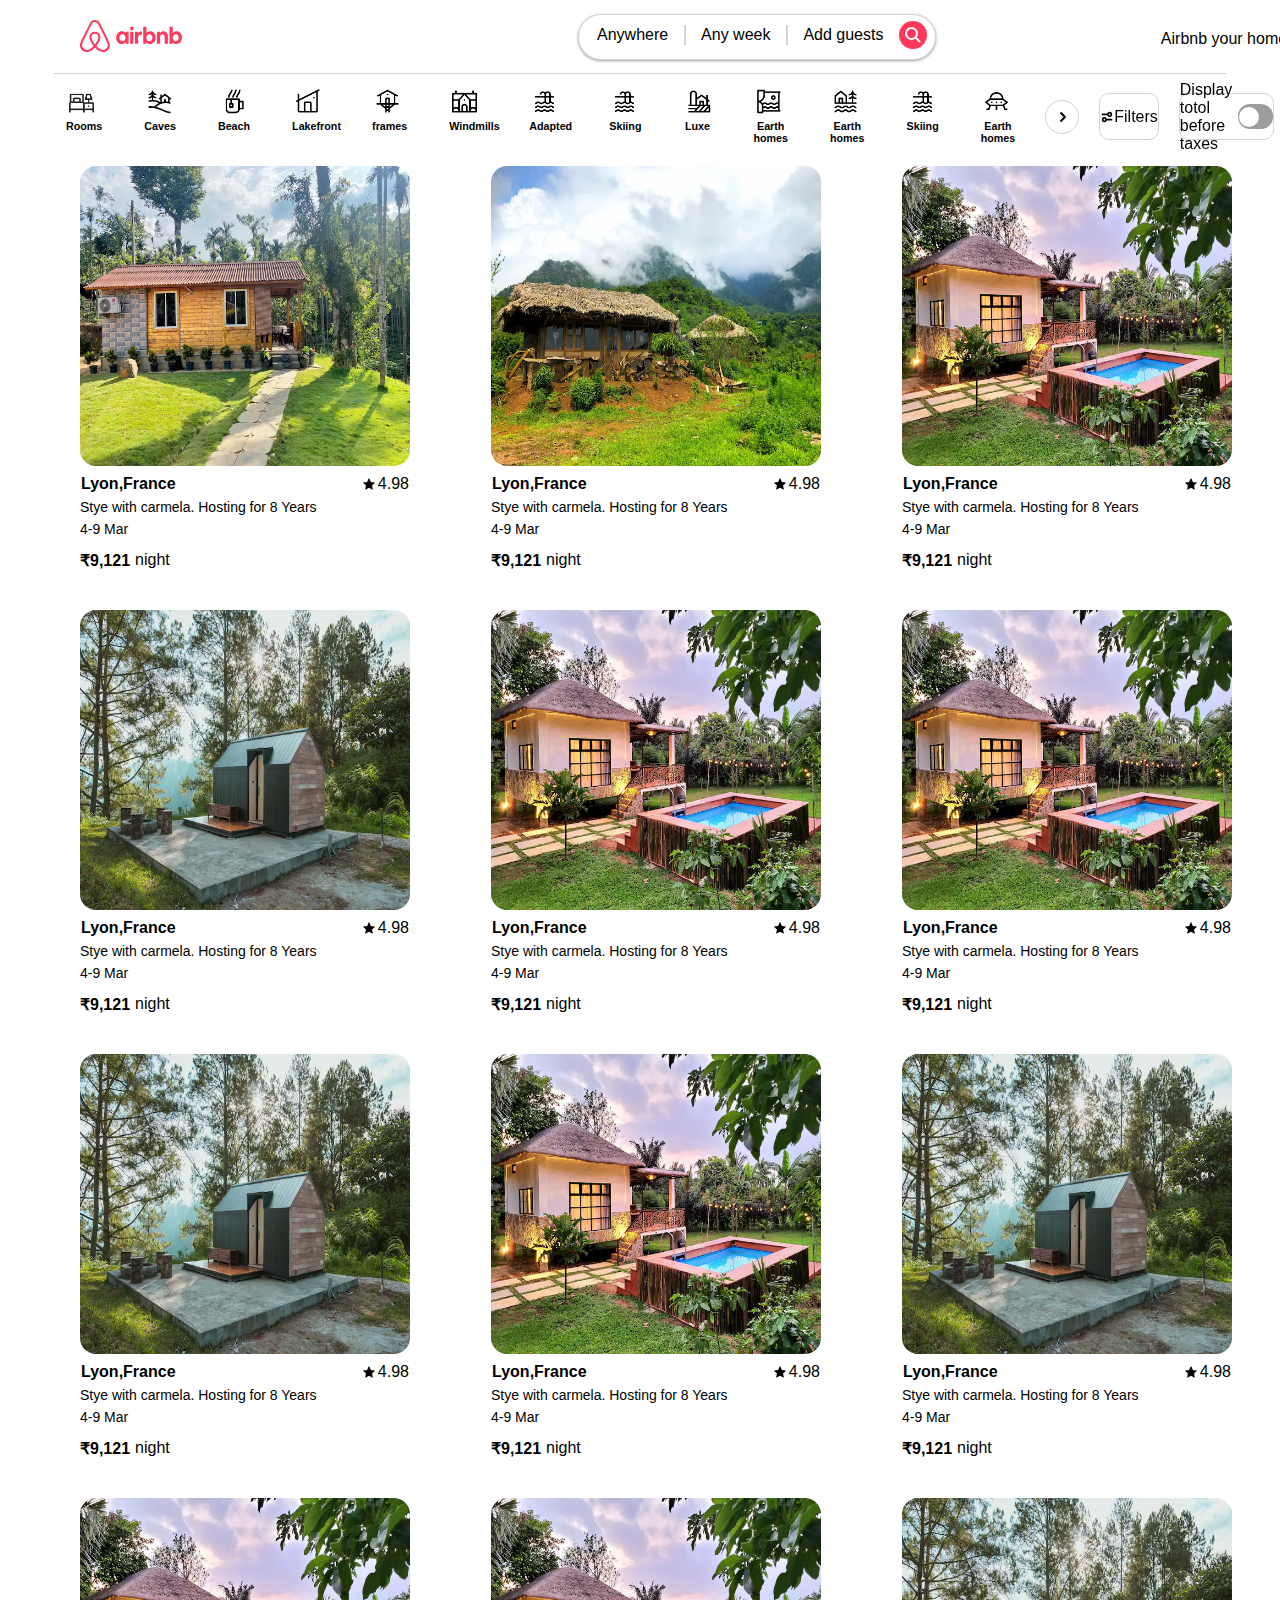
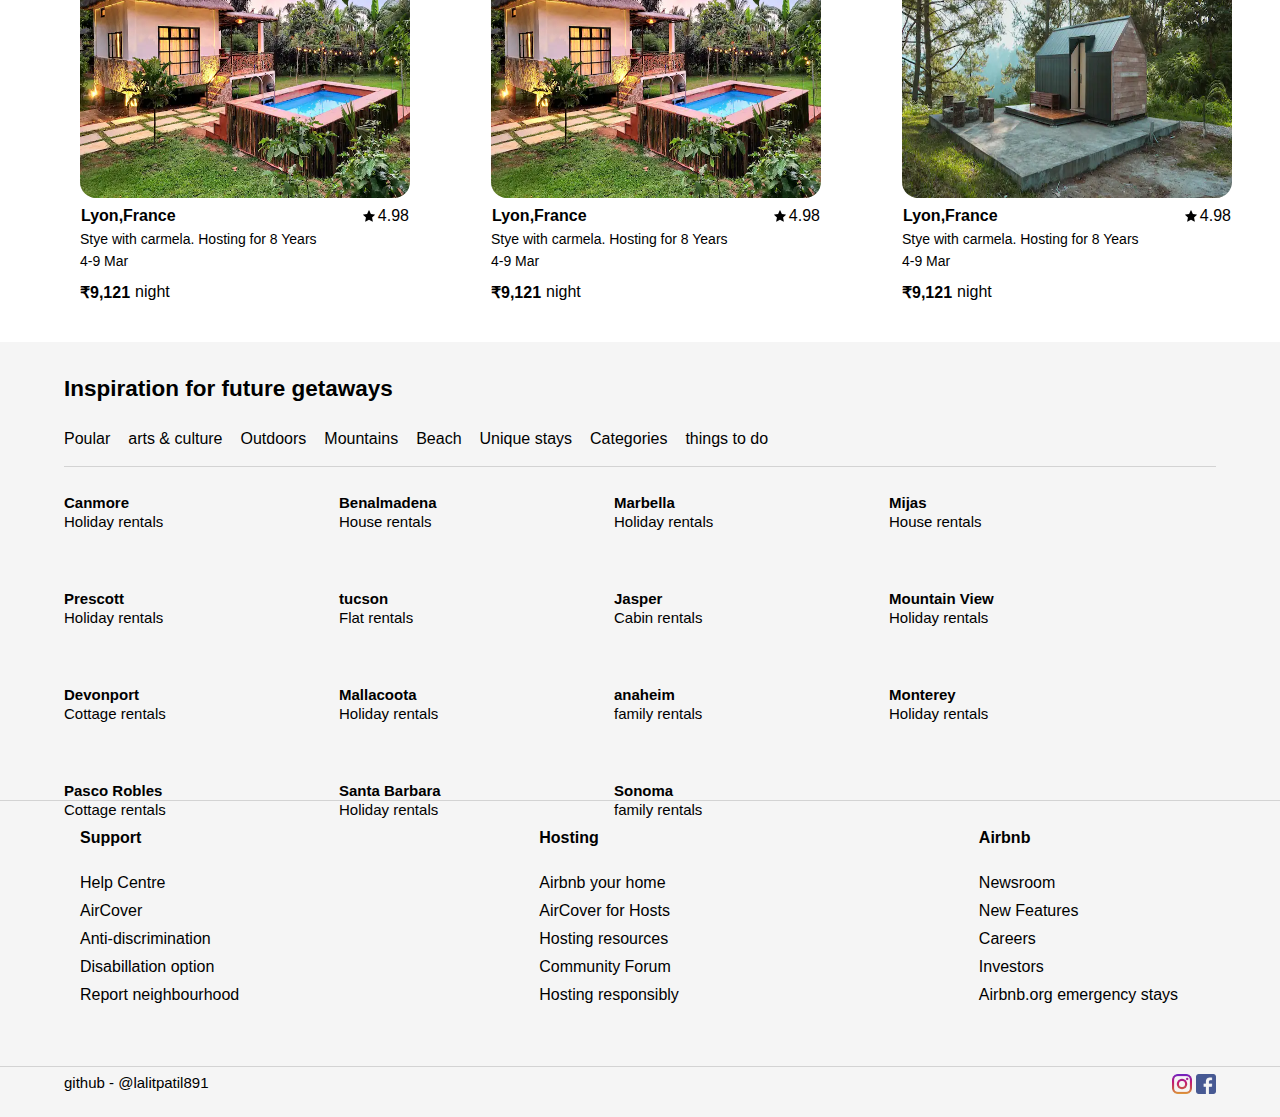
<file: How-to-CSS-BOOTCAMP/Assignment 3/index.html>
<!DOCTYPE html>
<html lang="en">
<head>
    <meta charset="UTF-8">
    <meta name="viewport" content="width=device-width, initial-scale=1.0">
    <title>Document</title>
    <link rel="stylesheet" href="style.css">

</head>
<body>
        <div class="navbar">
            <div class="nav-content">
                <div class="logo">
                <svg class="airbnb-logo" xmlns="http://www.w3.org/2000/svg" style="display:block"><path d="M29.3864 22.7101C29.2429 22.3073 29.0752 21.9176 28.9157 21.5565C28.6701 21.0011 28.4129 20.4446 28.1641 19.9067L28.1444 19.864C25.9255 15.0589 23.5439 10.1881 21.0659 5.38701L20.9607 5.18316C20.7079 4.69289 20.4466 4.18596 20.1784 3.68786C19.8604 3.0575 19.4745 2.4636 19.0276 1.91668C18.5245 1.31651 17.8956 0.833822 17.1853 0.502654C16.475 0.171486 15.7005 -9.83959e-05 14.9165 4.23317e-08C14.1325 9.84805e-05 13.3581 0.171877 12.6478 0.503224C11.9376 0.834571 11.3088 1.31742 10.8059 1.91771C10.3595 2.46476 9.97383 3.05853 9.65572 3.68858C9.38521 4.19115 9.12145 4.70278 8.8664 5.19757L8.76872 5.38696C6.29061 10.1884 3.90903 15.0592 1.69015 19.8639L1.65782 19.9338C1.41334 20.463 1.16057 21.0102 0.919073 21.5563C0.75949 21.9171 0.592009 22.3065 0.448355 22.7103C0.0369063 23.8104 -0.094204 24.9953 0.0668098 26.1585C0.237562 27.334 0.713008 28.4447 1.44606 29.3804C2.17911 30.3161 3.14434 31.0444 4.24614 31.4932C5.07835 31.8299 5.96818 32.002 6.86616 32C7.14824 31.9999 7.43008 31.9835 7.71027 31.9509C8.846 31.8062 9.94136 31.4366 10.9321 30.8639C12.2317 30.1338 13.5152 29.0638 14.9173 27.5348C16.3194 29.0638 17.6029 30.1338 18.9025 30.8639C19.8932 31.4367 20.9886 31.8062 22.1243 31.9509C22.4045 31.9835 22.6864 31.9999 22.9685 32C23.8664 32.002 24.7561 31.8299 25.5883 31.4932C26.6901 31.0444 27.6554 30.3161 28.3885 29.3804C29.1216 28.4447 29.5971 27.3341 29.7679 26.1585C29.9287 24.9952 29.7976 23.8103 29.3864 22.7101ZM14.9173 24.377C13.1816 22.1769 12.0678 20.1338 11.677 18.421C11.5169 17.7792 11.4791 17.1131 11.5656 16.4573C11.6339 15.9766 11.8105 15.5176 12.0821 15.1148C12.4163 14.6814 12.8458 14.3304 13.3374 14.0889C13.829 13.8475 14.3696 13.7219 14.9175 13.7219C15.4655 13.722 16.006 13.8476 16.4976 14.0892C16.9892 14.3307 17.4186 14.6817 17.7528 15.1151C18.0244 15.5181 18.201 15.9771 18.2693 16.4579C18.3556 17.114 18.3177 17.7803 18.1573 18.4223C17.7661 20.1349 16.6526 22.1774 14.9173 24.377ZM27.7406 25.8689C27.6212 26.6908 27.2887 27.4674 26.7762 28.1216C26.2636 28.7759 25.5887 29.2852 24.8183 29.599C24.0393 29.9111 23.1939 30.0217 22.3607 29.9205C21.4946 29.8089 20.6599 29.5239 19.9069 29.0824C18.7501 28.4325 17.5791 27.4348 16.2614 25.9712C18.3591 23.3846 19.669 21.0005 20.154 18.877C20.3723 17.984 20.4196 17.0579 20.2935 16.1475C20.1791 15.3632 19.8879 14.615 19.4419 13.9593C18.9194 13.2519 18.2378 12.6768 17.452 12.2805C16.6661 11.8842 15.798 11.6777 14.9175 11.6777C14.0371 11.6777 13.1689 11.8841 12.383 12.2803C11.5971 12.6765 10.9155 13.2515 10.393 13.9589C9.94707 14.6144 9.65591 15.3624 9.5414 16.1465C9.41524 17.0566 9.4623 17.9822 9.68011 18.8749C10.1648 20.9993 11.4748 23.384 13.5732 25.9714C12.2555 27.4348 11.0845 28.4325 9.92769 29.0825C9.17468 29.5239 8.34007 29.809 7.47395 29.9205C6.64065 30.0217 5.79525 29.9111 5.0162 29.599C4.24581 29.2852 3.57092 28.7759 3.05838 28.1217C2.54585 27.4674 2.21345 26.6908 2.09411 25.8689C1.97932 25.0334 2.07701 24.1825 2.37818 23.3946C2.49266 23.0728 2.62663 22.757 2.7926 22.3818C3.0274 21.851 3.27657 21.3115 3.51759 20.7898L3.54996 20.7197C5.75643 15.9419 8.12481 11.0982 10.5894 6.32294L10.6875 6.13283C10.9384 5.64601 11.1979 5.14267 11.4597 4.6563C11.7101 4.15501 12.0132 3.68171 12.3639 3.2444C12.6746 2.86903 13.0646 2.56681 13.5059 2.35934C13.9473 2.15186 14.4291 2.04426 14.9169 2.04422C15.4047 2.04418 15.8866 2.15171 16.3279 2.35911C16.7693 2.56651 17.1593 2.86867 17.4701 3.24399C17.821 3.68097 18.1242 4.15411 18.3744 4.65538C18.6338 5.13742 18.891 5.63623 19.1398 6.11858L19.2452 6.32315C21.7097 11.0979 24.078 15.9415 26.2847 20.7201L26.3046 20.7631C26.5498 21.2936 26.8033 21.8419 27.042 22.382C27.2082 22.7577 27.3424 23.0738 27.4566 23.3944C27.7576 24.1824 27.8553 25.0333 27.7406 25.8689Z" fill="currentcolor"/><path d="M41.6847 24.1196C40.8856 24.1196 40.1505 23.9594 39.4792 23.6391C38.808 23.3188 38.2327 22.8703 37.7212 22.2937C37.2098 21.7172 36.8263 21.0445 36.5386 20.3078C36.2509 19.539 36.123 18.7062 36.123 17.8093C36.123 16.9124 36.2829 16.0475 36.5705 15.2787C36.8582 14.51 37.2737 13.8373 37.7852 13.2287C38.2966 12.6521 38.9039 12.1716 39.6071 11.8513C40.3103 11.531 41.0455 11.3708 41.8765 11.3708C42.6756 11.3708 43.3788 11.531 44.0181 11.8833C44.6574 12.2037 45.1688 12.6841 45.5843 13.2927L45.6802 11.7232H48.6209V23.7992H45.6802L45.5843 22.0375C45.1688 22.6781 44.6254 23.1906 43.9222 23.575C43.2829 23.9274 42.5158 24.1196 41.6847 24.1196ZM42.4519 21.2367C43.0272 21.2367 43.5386 21.0765 44.0181 20.7882C44.4656 20.4679 44.8172 20.0515 45.1049 19.539C45.3606 19.0265 45.4884 18.4179 45.4884 17.7452C45.4884 17.0725 45.3606 16.4639 45.1049 15.9514C44.8492 15.4389 44.4656 15.0225 44.0181 14.7022C43.5706 14.3818 43.0272 14.2537 42.4519 14.2537C41.8765 14.2537 41.3651 14.4139 40.8856 14.7022C40.4382 15.0225 40.0866 15.4389 39.7989 15.9514C39.5432 16.4639 39.4153 17.0725 39.4153 17.7452C39.4153 18.4179 39.5432 19.0265 39.7989 19.539C40.0546 20.0515 40.4382 20.4679 40.8856 20.7882C41.3651 21.0765 41.8765 21.2367 42.4519 21.2367ZM53.6392 8.4559C53.6392 8.80825 53.5753 9.12858 53.4154 9.38483C53.2556 9.64109 53.0319 9.86531 52.7442 10.0255C52.4565 10.1856 52.1369 10.2497 51.8173 10.2497C51.4976 10.2497 51.178 10.1856 50.8903 10.0255C50.6026 9.86531 50.3789 9.64109 50.2191 9.38483C50.0592 9.09654 49.9953 8.80825 49.9953 8.4559C49.9953 8.10355 50.0592 7.78323 50.2191 7.52697C50.3789 7.23868 50.6026 7.04649 50.8903 6.88633C51.178 6.72617 51.4976 6.66211 51.8173 6.66211C52.1369 6.66211 52.4565 6.72617 52.7442 6.88633C53.0319 7.04649 53.2556 7.27072 53.4154 7.52697C53.5433 7.78323 53.6392 8.07152 53.6392 8.4559ZM50.2191 23.7672V11.6911H53.4154V23.7672H50.2191V23.7672ZM61.9498 14.8623V14.8943C61.79 14.8303 61.5982 14.7982 61.4383 14.7662C61.2466 14.7342 61.0867 14.7342 60.895 14.7342C60 14.7342 59.3287 14.9904 58.8812 15.535C58.4018 16.0795 58.178 16.8483 58.178 17.8413V23.7672H54.9817V11.6911H57.9223L58.0182 13.517C58.3379 12.8763 58.7214 12.3958 59.2648 12.0435C59.7762 11.6911 60.3835 11.531 61.0867 11.531C61.3105 11.531 61.5342 11.563 61.726 11.595C61.8219 11.6271 61.8858 11.6271 61.9498 11.6591V14.8623ZM63.2283 23.7672V6.72617H66.4247V13.2287C66.8722 12.6521 67.3836 12.2036 68.0229 11.8513C68.6622 11.531 69.3654 11.3388 70.1645 11.3388C70.9635 11.3388 71.6987 11.4989 72.3699 11.8193C73.0412 12.1396 73.6165 12.588 74.128 13.1646C74.6394 13.7412 75.0229 14.4139 75.3106 15.1506C75.5983 15.9194 75.7261 16.7522 75.7261 17.6491C75.7261 18.546 75.5663 19.4109 75.2787 20.1796C74.991 20.9484 74.5755 21.6211 74.064 22.2297C73.5526 22.8063 72.9453 23.2867 72.2421 23.6071C71.5389 23.9274 70.8037 24.0875 69.9727 24.0875C69.1736 24.0875 68.4704 23.9274 67.8311 23.575C67.1918 23.2547 66.6804 22.7742 66.2649 22.1656L66.169 23.7352L63.2283 23.7672ZM69.3973 21.2367C69.9727 21.2367 70.4841 21.0765 70.9635 20.7882C71.411 20.4679 71.7626 20.0515 72.0503 19.539C72.306 19.0265 72.4339 18.4179 72.4339 17.7452C72.4339 17.0725 72.306 16.4639 72.0503 15.9514C71.7626 15.4389 71.411 15.0225 70.9635 14.7022C70.5161 14.3818 69.9727 14.2537 69.3973 14.2537C68.822 14.2537 68.3106 14.4139 67.8311 14.7022C67.3836 15.0225 67.032 15.4389 66.7443 15.9514C66.4886 16.4639 66.3608 17.0725 66.3608 17.7452C66.3608 18.4179 66.4886 19.0265 66.7443 19.539C67 20.0515 67.3836 20.4679 67.8311 20.7882C68.3106 21.0765 68.822 21.2367 69.3973 21.2367ZM76.9408 23.7672V11.6911H79.8814L79.9773 13.2607C80.3289 12.6841 80.8084 12.2357 81.4157 11.8833C82.023 11.531 82.7262 11.3708 83.5253 11.3708C84.4203 11.3708 85.1874 11.595 85.8267 12.0115C86.4979 12.4279 87.0094 13.0365 87.361 13.8053C87.7126 14.574 87.9043 15.5029 87.9043 16.56V23.7992H84.708V16.9764C84.708 16.1436 84.5162 15.4709 84.1326 14.9904C83.7491 14.51 83.2376 14.2537 82.5664 14.2537C82.0869 14.2537 81.6714 14.3498 81.2878 14.574C80.9362 14.7982 80.6486 15.0865 80.4248 15.503C80.2011 15.8873 80.1052 16.3678 80.1052 16.8483V23.7672H76.9408V23.7672ZM89.5025 23.7672V6.72617H92.6989V13.2287C93.1464 12.6521 93.6578 12.2036 94.2971 11.8513C94.9364 11.531 95.6396 11.3388 96.4387 11.3388C97.2378 11.3388 97.9729 11.4989 98.6442 11.8193C99.3154 12.1396 99.8907 12.588 100.402 13.1646C100.914 13.7412 101.297 14.4139 101.585 15.1506C101.873 15.9194 102 16.7522 102 17.6491C102 18.546 101.841 19.4109 101.553 20.1796C101.265 20.9484 100.85 21.6211 100.338 22.2297C99.8268 22.8063 99.2195 23.2867 98.5163 23.6071C97.8131 23.9274 97.0779 24.0875 96.2469 24.0875C95.4478 24.0875 94.7446 23.9274 94.1053 23.575C93.466 23.2547 92.9546 22.7742 92.5391 22.1656L92.4432 23.7352L89.5025 23.7672ZM95.7035 21.2367C96.2788 21.2367 96.7903 21.0765 97.2697 20.7882C97.7172 20.4679 98.0688 20.0515 98.3565 19.539C98.6122 19.0265 98.7401 18.4179 98.7401 17.7452C98.7401 17.0725 98.6122 16.4639 98.3565 15.9514C98.1008 15.4389 97.7172 15.0225 97.2697 14.7022C96.8222 14.3818 96.2788 14.2537 95.7035 14.2537C95.1281 14.2537 94.6167 14.4139 94.1373 14.7022C93.6898 15.0225 93.3382 15.4389 93.0505 15.9514C92.7628 16.4639 92.6669 17.0725 92.6669 17.7452C92.6669 18.4179 92.7948 19.0265 93.0505 19.539C93.3062 20.0515 93.6898 20.4679 94.1373 20.7882C94.6167 21.0765 95.0962 21.2367 95.7035 21.2367Z" fill="currentcolor"/></svg>
                </div>
            
                <div class="nav-links">
                    <li><a href="">Anywhere</a></li><hr class="vertical-line">
                    <li><a href="">Any week</a></li><hr class="vertical-line">
                    <li><a href="">Add guests</a></li>
                    <div class="search-icon">
                        <div class="icon">
                        <svg xmlns="http://www.w3.org/2000/svg" viewBox="0 0 32 32" aria-hidden="true" role="presentation" focusable="false" style="display: block; fill: none; height: 16px; width: 16px; stroke: currentcolor; stroke-width: 4; overflow: visible;"><path fill="none" d="M13 24a11 11 0 1 0 0-22 11 11 0 0 0 0 22zm8-3 9 9"/></svg>
                        </div>
                    </div>
                </div>
            </div>
            <div class="nav-login">
                <div class="co-1">Airbnb your home</div>
                <div class="co-2">
                    <svg class="world-icon" xmlns="http://www.w3.org/2000/svg" viewBox="0 0 16 16" aria-hidden="true" role="presentation" focusable="false" style="display: block; height: 16px; width: 16px; fill: currentcolor;"><path d="M8 .25a7.77 7.77 0 0 1 7.75 7.78 7.75 7.75 0 0 1-7.52 7.72h-.25A7.75 7.75 0 0 1 .25 8.24v-.25A7.75 7.75 0 0 1 8 .25zm1.95 8.5h-3.9c.15 2.9 1.17 5.34 1.88 5.5H8c.68 0 1.72-2.37 1.93-5.23zm4.26 0h-2.76c-.09 1.96-.53 3.78-1.18 5.08A6.26 6.26 0 0 0 14.17 9zm-9.67 0H1.8a6.26 6.26 0 0 0 3.94 5.08 12.59 12.59 0 0 1-1.16-4.7l-.03-.38zm1.2-6.58-.12.05a6.26 6.26 0 0 0-3.83 5.03h2.75c.09-1.83.48-3.54 1.06-4.81zm2.25-.42c-.7 0-1.78 2.51-1.94 5.5h3.9c-.15-2.9-1.18-5.34-1.89-5.5h-.07zm2.28.43.03.05a12.95 12.95 0 0 1 1.15 5.02h2.75a6.28 6.28 0 0 0-3.93-5.07z"></path></svg>
                </div>
                <div class="co-3">

                    <div class="dash">
                        <svg xmlns="http://www.w3.org/2000/svg" viewBox="0 0 32 32" aria-hidden="true" role="presentation" focusable="false" style="display: block; fill: none; height: 16px; width: 16px; stroke: currentcolor; stroke-width: 3; overflow: visible;"><g fill="none"><path d="M2 16h28M2 24h28M2 8h28"/></g></svg>
                    </div>
                    <div class="user-c">
                        <div class="user">
                        <svg xmlns="http://www.w3.org/2000/svg" viewBox="0 0 32 32" aria-hidden="true" role="presentation" focusable="false" style="display: block; height: 100%; width: 100%; fill: currentcolor;"><path d="M16 .7C7.56.7.7 7.56.7 16S7.56 31.3 16 31.3 31.3 24.44 31.3 16 24.44.7 16 .7zm0 28c-4.02 0-7.6-1.88-9.93-4.81a12.43 12.43 0 0 1 6.45-4.4A6.5 6.5 0 0 1 9.5 14a6.5 6.5 0 0 1 13 0 6.51 6.51 0 0 1-3.02 5.5 12.42 12.42 0 0 1 6.45 4.4A12.67 12.67 0 0 1 16 28.7z"/></svg>
                        </div>
                     </div>
                </div>
            </div>
            <hr class="horizontal-line">
        </div>
      
        <div class="main-box">
        
            <div class="box">
                <img class="box-img" src="./Airbnb/i2.jpeg" >
                <h6>Rooms</h6>
            </div> 

            <div class="box">
                <img class="box-img" src="./Airbnb/i1.jpeg" >
                <h6>Caves</h6>
            </div> 

            <div class="box">
                <img class="box-img" src="./Airbnb/i3.jpeg" >
                <h6>Beach</h6>
            </div> 

            <div class="box">
                <img class="box-img" src="./Airbnb/i4.jpeg" >
                <h6>Lakefront</h6>
            </div> 

            <div class="box">
                <img class="box-img" src="./Airbnb/i6.jpeg" >
                <h6>frames</h6>
            </div> 

            <div class="box">
                <img class="box-img" src="./Airbnb/i5.jpeg" >
                <h6>Windmills</h6>
            </div> 

            <div class="box">
                <img class="box-img" src="./Airbnb/i7.jpeg" >
                <h6>Adapted</h6>
            </div> 

            <div class="box">
                <img class="box-img" src="./Airbnb/i7.jpeg" >
                <h6>Skiing</h6>
            </div> 

            <div class="box">
                <img class="box-img" src="./Airbnb/i8.jpeg" >
                <h6>Luxe</h6>
            </div> 

            <div class="box">
                <img class="box-img" src="./Airbnb/i9.jpeg" >
                <h6>Earth homes</h6>
            </div> 

            <div class="box">
                <img class="box-img" src="./Airbnb/i10.jpeg" >
                <h6>Earth homes</h6>
            </div> 

            <div class="box">
                <img class="box-img" src="./Airbnb/i7.jpeg" >
                <h6>Skiing</h6>
            </div> 

            <div class="box">
                <img class="box-img" src="./Airbnb/i11.jpeg" >
                <h6>Earth homes</h6>
            </div> 

            <div class="right-arrow">
                <div class="filter-img">
                    <svg xmlns="http://www.w3.org/2000/svg" viewBox="0 0 32 32" aria-hidden="true" role="presentation" focusable="false" style="display: block; fill: none; height: 12px; width: 12px; stroke: currentcolor; stroke-width: 5.33333; overflow: visible;"><path fill="none" d="m12 4 11.3 11.3a1 1 0 0 1 0 1.4L12 28"/></svg>
                </div>
                
            </div>

            <div class="filters-box">
                <div class="filter-img">
                    <svg xmlns="http://www.w3.org/2000/svg" viewBox="0 0 16 16" style="display:block;height:14px;width:14px;fill:currentColor" aria-hidden="true" role="presentation" focusable="false"><path d="M5 8a3 3 0 0 1 2.83 2H14v2H7.83A3 3 0 1 1 5 8zm0 2a1 1 0 1 0 0 2 1 1 0 0 0 0-2zm6-8a3 3 0 1 1-2.83 4H2V4h6.17A3 3 0 0 1 11 2zm0 2a1 1 0 1 0 0 2 1 1 0 0 0 0-2z"/></svg>
                </div>
                <div class="text-fillter">Filters</div>
            </div>

            <div class="right-box">
               
                <div class="text-fillter">Display totol before taxes</div>
                <div class="filter-img">
                    <button role="switch" type="button" class="switch"><div class="btnc">O</div></button>
                </div>
            </div>
        </div>
        
<!---------------------------------------------- Box-Item-------------------------->
<div class="box-item-main">
    <div class="box-item">
        <img src="./Airbnb/d4.webp" alt="" class="box-image">
        <!-- <svg class="heart" xmlns="http://www.w3.org/2000/svg" viewBox="0 0 32 32" aria-hidden="true" role="presentation" focusable="false" style="display: block; fill: rgba(0, 0, 0, 0.5); height: 24px; width: 24px; stroke: var(--f-mkcy-f); stroke-width: 2; overflow: visible;"><path d="M16 28c7-4.73 14-10 14-17a6.98 6.98 0 0 0-7-7c-1.8 0-3.58.68-4.95 2.05L16 8.1l-2.05-2.05a6.98 6.98 0 0 0-9.9 0A6.98 6.98 0 0 0 2 11c0 7 7 12.27 14 17z"/></svg> -->

        <!-- <div class="guest-fav">Guest favourite</div> -->

        <div class="box-header-start">
            <div class="box-header">
                 <p>Lyon,France</p>
            </div>
            <div class="rating">
                <svg xmlns="http://www.w3.org/2000/svg" viewBox="0 0 32 32" aria-hidden="true" role="presentation" focusable="false" style="display: block; height: 12px; width: 12px; fill: currentcolor;"><path fill-rule="evenodd" d="m15.1 1.58-4.13 8.88-9.86 1.27a1 1 0 0 0-.54 1.74l7.3 6.57-1.97 9.85a1 1 0 0 0 1.48 1.06l8.62-5 8.63 5a1 1 0 0 0 1.48-1.06l-1.97-9.85 7.3-6.57a1 1 0 0 0-.55-1.73l-9.86-1.28-4.12-8.88a1 1 0 0 0-1.82 0z"/></svg>
                <p>4.98</p>
            </div>
        </div>
        <div class="box-line-2">
            <P>Stye with carmela. Hosting for 8 Years</P>
        </div>
        <div class="box-line-3">
            <p>4-9 Mar</p>
        </div>
        <div class="price-box">
            <div class="price">₹9,121</div>
            <div class="day">night</div>
        </div>
    </div>
<!---------->
    <div class="box-item">
        <img src="./Airbnb/d2.webp" alt="" class="box-image">
        <!-- <svg class="heart" xmlns="http://www.w3.org/2000/svg" viewBox="0 0 32 32" aria-hidden="true" role="presentation" focusable="false" style="display: block; fill: rgba(0, 0, 0, 0.5); height: 24px; width: 24px; stroke: var(--f-mkcy-f); stroke-width: 2; overflow: visible;"><path d="M16 28c7-4.73 14-10 14-17a6.98 6.98 0 0 0-7-7c-1.8 0-3.58.68-4.95 2.05L16 8.1l-2.05-2.05a6.98 6.98 0 0 0-9.9 0A6.98 6.98 0 0 0 2 11c0 7 7 12.27 14 17z"/></svg> -->
        <div class="box-header-start">
            <div class="box-header">
                 <p>Lyon,France</p>
            </div>
            <div class="rating">
                <svg xmlns="http://www.w3.org/2000/svg" viewBox="0 0 32 32" aria-hidden="true" role="presentation" focusable="false" style="display: block; height: 12px; width: 12px; fill: currentcolor;"><path fill-rule="evenodd" d="m15.1 1.58-4.13 8.88-9.86 1.27a1 1 0 0 0-.54 1.74l7.3 6.57-1.97 9.85a1 1 0 0 0 1.48 1.06l8.62-5 8.63 5a1 1 0 0 0 1.48-1.06l-1.97-9.85 7.3-6.57a1 1 0 0 0-.55-1.73l-9.86-1.28-4.12-8.88a1 1 0 0 0-1.82 0z"/></svg>
                <p>4.98</p>
            </div>
        </div>
        <div class="box-line-2">
            <P>Stye with carmela. Hosting for 8 Years</P>
        </div>
        <div class="box-line-3">
            <p>4-9 Mar</p>
        </div>
        <div class="price-box">
            <div class="price">₹9,121</div>
            <div class="day">night</div>
        </div>
    </div>

<!---------->
<div class="box-item">
    <img src="./Airbnb/d3.webp" alt="" class="box-image">
    <!-- <svg class="heart" xmlns="http://www.w3.org/2000/svg" viewBox="0 0 32 32" aria-hidden="true" role="presentation" focusable="false" style="display: block; fill: rgba(0, 0, 0, 0.5); height: 24px; width: 24px; stroke: var(--f-mkcy-f); stroke-width: 2; overflow: visible;"><path d="M16 28c7-4.73 14-10 14-17a6.98 6.98 0 0 0-7-7c-1.8 0-3.58.68-4.95 2.05L16 8.1l-2.05-2.05a6.98 6.98 0 0 0-9.9 0A6.98 6.98 0 0 0 2 11c0 7 7 12.27 14 17z"/></svg> -->
    <div class="box-header-start">
        <div class="box-header">
             <p>Lyon,France</p>
        </div>
        <div class="rating">
            <svg xmlns="http://www.w3.org/2000/svg" viewBox="0 0 32 32" aria-hidden="true" role="presentation" focusable="false" style="display: block; height: 12px; width: 12px; fill: currentcolor;"><path fill-rule="evenodd" d="m15.1 1.58-4.13 8.88-9.86 1.27a1 1 0 0 0-.54 1.74l7.3 6.57-1.97 9.85a1 1 0 0 0 1.48 1.06l8.62-5 8.63 5a1 1 0 0 0 1.48-1.06l-1.97-9.85 7.3-6.57a1 1 0 0 0-.55-1.73l-9.86-1.28-4.12-8.88a1 1 0 0 0-1.82 0z"/></svg>
            <p>4.98</p>
        </div>
    </div>
    <div class="box-line-2">
        <P>Stye with carmela. Hosting for 8 Years</P>
    </div>
    <div class="box-line-3">
        <p>4-9 Mar</p>
    </div>
    <div class="price-box">
        <div class="price">₹9,121</div>
        <div class="day">night</div>
    </div>
</div>

<!---------->
<div class="box-item">
    <img src="./Airbnb/d1.webp" alt="" class="box-image">
    <!-- <svg class="heart" xmlns="http://www.w3.org/2000/svg" viewBox="0 0 32 32" aria-hidden="true" role="presentation" focusable="false" style="display: block; fill: rgba(0, 0, 0, 0.5); height: 24px; width: 24px; stroke: var(--f-mkcy-f); stroke-width: 2; overflow: visible;"><path d="M16 28c7-4.73 14-10 14-17a6.98 6.98 0 0 0-7-7c-1.8 0-3.58.68-4.95 2.05L16 8.1l-2.05-2.05a6.98 6.98 0 0 0-9.9 0A6.98 6.98 0 0 0 2 11c0 7 7 12.27 14 17z"/></svg> -->
    <div class="box-header-start">
        <div class="box-header">
             <p>Lyon,France</p>
        </div>
        <div class="rating">
            <svg xmlns="http://www.w3.org/2000/svg" viewBox="0 0 32 32" aria-hidden="true" role="presentation" focusable="false" style="display: block; height: 12px; width: 12px; fill: currentcolor;"><path fill-rule="evenodd" d="m15.1 1.58-4.13 8.88-9.86 1.27a1 1 0 0 0-.54 1.74l7.3 6.57-1.97 9.85a1 1 0 0 0 1.48 1.06l8.62-5 8.63 5a1 1 0 0 0 1.48-1.06l-1.97-9.85 7.3-6.57a1 1 0 0 0-.55-1.73l-9.86-1.28-4.12-8.88a1 1 0 0 0-1.82 0z"/></svg>
            <p>4.98</p>
        </div>
    </div>
    <div class="box-line-2">
        <P>Stye with carmela. Hosting for 8 Years</P>
    </div>
    <div class="box-line-3">
        <p>4-9 Mar</p>
    </div>
    <div class="price-box">
        <div class="price">₹9,121</div>
        <div class="day">night</div>
    </div>
</div>

<!---------->
<div class="box-item">
    <img src="./Airbnb/d3.webp" alt="" class="box-image">
    <!-- <svg class="heart" xmlns="http://www.w3.org/2000/svg" viewBox="0 0 32 32" aria-hidden="true" role="presentation" focusable="false" style="display: block; fill: rgba(0, 0, 0, 0.5); height: 24px; width: 24px; stroke: var(--f-mkcy-f); stroke-width: 2; overflow: visible;"><path d="M16 28c7-4.73 14-10 14-17a6.98 6.98 0 0 0-7-7c-1.8 0-3.58.68-4.95 2.05L16 8.1l-2.05-2.05a6.98 6.98 0 0 0-9.9 0A6.98 6.98 0 0 0 2 11c0 7 7 12.27 14 17z"/></svg> -->
    <div class="box-header-start">
        <div class="box-header">
             <p>Lyon,France</p>
        </div>
        <div class="rating">
            <svg xmlns="http://www.w3.org/2000/svg" viewBox="0 0 32 32" aria-hidden="true" role="presentation" focusable="false" style="display: block; height: 12px; width: 12px; fill: currentcolor;"><path fill-rule="evenodd" d="m15.1 1.58-4.13 8.88-9.86 1.27a1 1 0 0 0-.54 1.74l7.3 6.57-1.97 9.85a1 1 0 0 0 1.48 1.06l8.62-5 8.63 5a1 1 0 0 0 1.48-1.06l-1.97-9.85 7.3-6.57a1 1 0 0 0-.55-1.73l-9.86-1.28-4.12-8.88a1 1 0 0 0-1.82 0z"/></svg>
            <p>4.98</p>
        </div>
    </div>
    <div class="box-line-2">
        <P>Stye with carmela. Hosting for 8 Years</P>
    </div>
    <div class="box-line-3">
        <p>4-9 Mar</p>
    </div>
    <div class="price-box">
        <div class="price">₹9,121</div>
        <div class="day">night</div>
    </div>
</div>


<!---------->
<div class="box-item">
    <img src="./Airbnb/d3.webp" alt="" class="box-image">
    <!-- <svg class="heart" xmlns="http://www.w3.org/2000/svg" viewBox="0 0 32 32" aria-hidden="true" role="presentation" focusable="false" style="display: block; fill: rgba(0, 0, 0, 0.5); height: 24px; width: 24px; stroke: var(--f-mkcy-f); stroke-width: 2; overflow: visible;"><path d="M16 28c7-4.73 14-10 14-17a6.98 6.98 0 0 0-7-7c-1.8 0-3.58.68-4.95 2.05L16 8.1l-2.05-2.05a6.98 6.98 0 0 0-9.9 0A6.98 6.98 0 0 0 2 11c0 7 7 12.27 14 17z"/></svg> -->
    <div class="box-header-start">
        <div class="box-header">
             <p>Lyon,France</p>
        </div>
        <div class="rating">
            <svg xmlns="http://www.w3.org/2000/svg" viewBox="0 0 32 32" aria-hidden="true" role="presentation" focusable="false" style="display: block; height: 12px; width: 12px; fill: currentcolor;"><path fill-rule="evenodd" d="m15.1 1.58-4.13 8.88-9.86 1.27a1 1 0 0 0-.54 1.74l7.3 6.57-1.97 9.85a1 1 0 0 0 1.48 1.06l8.62-5 8.63 5a1 1 0 0 0 1.48-1.06l-1.97-9.85 7.3-6.57a1 1 0 0 0-.55-1.73l-9.86-1.28-4.12-8.88a1 1 0 0 0-1.82 0z"/></svg>
            <p>4.98</p>
        </div>
    </div>
    <div class="box-line-2">
        <P>Stye with carmela. Hosting for 8 Years</P>
    </div>
    <div class="box-line-3">
        <p>4-9 Mar</p>
    </div>
    <div class="price-box">
        <div class="price">₹9,121</div>
        <div class="day">night</div>
    </div>
</div>

<!---------->
<div class="box-item">
    <img src="./Airbnb/d1.webp" alt="" class="box-image">
    <!-- <svg class="heart" xmlns="http://www.w3.org/2000/svg" viewBox="0 0 32 32" aria-hidden="true" role="presentation" focusable="false" style="display: block; fill: rgba(0, 0, 0, 0.5); height: 24px; width: 24px; stroke: var(--f-mkcy-f); stroke-width: 2; overflow: visible;"><path d="M16 28c7-4.73 14-10 14-17a6.98 6.98 0 0 0-7-7c-1.8 0-3.58.68-4.95 2.05L16 8.1l-2.05-2.05a6.98 6.98 0 0 0-9.9 0A6.98 6.98 0 0 0 2 11c0 7 7 12.27 14 17z"/></svg> -->
    <div class="box-header-start">
        <div class="box-header">
             <p>Lyon,France</p>
        </div>
        <div class="rating">
            <svg xmlns="http://www.w3.org/2000/svg" viewBox="0 0 32 32" aria-hidden="true" role="presentation" focusable="false" style="display: block; height: 12px; width: 12px; fill: currentcolor;"><path fill-rule="evenodd" d="m15.1 1.58-4.13 8.88-9.86 1.27a1 1 0 0 0-.54 1.74l7.3 6.57-1.97 9.85a1 1 0 0 0 1.48 1.06l8.62-5 8.63 5a1 1 0 0 0 1.48-1.06l-1.97-9.85 7.3-6.57a1 1 0 0 0-.55-1.73l-9.86-1.28-4.12-8.88a1 1 0 0 0-1.82 0z"/></svg>
            <p>4.98</p>
        </div>
    </div>
    <div class="box-line-2">
        <P>Stye with carmela. Hosting for 8 Years</P>
    </div>
    <div class="box-line-3">
        <p>4-9 Mar</p>
    </div>
    <div class="price-box">
        <div class="price">₹9,121</div>
        <div class="day">night</div>
    </div>
</div>

<!---------->
<div class="box-item">
    <img src="./Airbnb/d3.webp" alt="" class="box-image">
    <!-- <svg class="heart" xmlns="http://www.w3.org/2000/svg" viewBox="0 0 32 32" aria-hidden="true" role="presentation" focusable="false" style="display: block; fill: rgba(0, 0, 0, 0.5); height: 24px; width: 24px; stroke: var(--f-mkcy-f); stroke-width: 2; overflow: visible;"><path d="M16 28c7-4.73 14-10 14-17a6.98 6.98 0 0 0-7-7c-1.8 0-3.58.68-4.95 2.05L16 8.1l-2.05-2.05a6.98 6.98 0 0 0-9.9 0A6.98 6.98 0 0 0 2 11c0 7 7 12.27 14 17z"/></svg> -->
    <div class="box-header-start">
        <div class="box-header">
             <p>Lyon,France</p>
        </div>
        <div class="rating">
            <svg xmlns="http://www.w3.org/2000/svg" viewBox="0 0 32 32" aria-hidden="true" role="presentation" focusable="false" style="display: block; height: 12px; width: 12px; fill: currentcolor;"><path fill-rule="evenodd" d="m15.1 1.58-4.13 8.88-9.86 1.27a1 1 0 0 0-.54 1.74l7.3 6.57-1.97 9.85a1 1 0 0 0 1.48 1.06l8.62-5 8.63 5a1 1 0 0 0 1.48-1.06l-1.97-9.85 7.3-6.57a1 1 0 0 0-.55-1.73l-9.86-1.28-4.12-8.88a1 1 0 0 0-1.82 0z"/></svg>
            <p>4.98</p>
        </div>
    </div>
    <div class="box-line-2">
        <P>Stye with carmela. Hosting for 8 Years</P>
    </div>
    <div class="box-line-3">
        <p>4-9 Mar</p>
    </div>
    <div class="price-box">
        <div class="price">₹9,121</div>
        <div class="day">night</div>
    </div>
</div>


<!---------->
<div class="box-item">
    <img src="./Airbnb/d1.webp" alt="" class="box-image">
    <!-- <svg class="heart" xmlns="http://www.w3.org/2000/svg" viewBox="0 0 32 32" aria-hidden="true" role="presentation" focusable="false" style="display: block; fill: rgba(0, 0, 0, 0.5); height: 24px; width: 24px; stroke: var(--f-mkcy-f); stroke-width: 2; overflow: visible;"><path d="M16 28c7-4.73 14-10 14-17a6.98 6.98 0 0 0-7-7c-1.8 0-3.58.68-4.95 2.05L16 8.1l-2.05-2.05a6.98 6.98 0 0 0-9.9 0A6.98 6.98 0 0 0 2 11c0 7 7 12.27 14 17z"/></svg> -->
    <div class="box-header-start">
        <div class="box-header">
             <p>Lyon,France</p>
        </div>
        <div class="rating">
            <svg xmlns="http://www.w3.org/2000/svg" viewBox="0 0 32 32" aria-hidden="true" role="presentation" focusable="false" style="display: block; height: 12px; width: 12px; fill: currentcolor;"><path fill-rule="evenodd" d="m15.1 1.58-4.13 8.88-9.86 1.27a1 1 0 0 0-.54 1.74l7.3 6.57-1.97 9.85a1 1 0 0 0 1.48 1.06l8.62-5 8.63 5a1 1 0 0 0 1.48-1.06l-1.97-9.85 7.3-6.57a1 1 0 0 0-.55-1.73l-9.86-1.28-4.12-8.88a1 1 0 0 0-1.82 0z"/></svg>
            <p>4.98</p>
        </div>
    </div>
    <div class="box-line-2">
        <P>Stye with carmela. Hosting for 8 Years</P>
    </div>
    <div class="box-line-3">
        <p>4-9 Mar</p>
    </div>
    <div class="price-box">
        <div class="price">₹9,121</div>
        <div class="day">night</div>
    </div>
</div>

<!---------->
<div class="box-item">
    <img src="./Airbnb/d3.webp" alt="" class="box-image">
    <!-- <svg class="heart" xmlns="http://www.w3.org/2000/svg" viewBox="0 0 32 32" aria-hidden="true" role="presentation" focusable="false" style="display: block; fill: rgba(0, 0, 0, 0.5); height: 24px; width: 24px; stroke: var(--f-mkcy-f); stroke-width: 2; overflow: visible;"><path d="M16 28c7-4.73 14-10 14-17a6.98 6.98 0 0 0-7-7c-1.8 0-3.58.68-4.95 2.05L16 8.1l-2.05-2.05a6.98 6.98 0 0 0-9.9 0A6.98 6.98 0 0 0 2 11c0 7 7 12.27 14 17z"/></svg> -->
    <div class="box-header-start">
        <div class="box-header">
             <p>Lyon,France</p>
        </div>
        <div class="rating">
            <svg xmlns="http://www.w3.org/2000/svg" viewBox="0 0 32 32" aria-hidden="true" role="presentation" focusable="false" style="display: block; height: 12px; width: 12px; fill: currentcolor;"><path fill-rule="evenodd" d="m15.1 1.58-4.13 8.88-9.86 1.27a1 1 0 0 0-.54 1.74l7.3 6.57-1.97 9.85a1 1 0 0 0 1.48 1.06l8.62-5 8.63 5a1 1 0 0 0 1.48-1.06l-1.97-9.85 7.3-6.57a1 1 0 0 0-.55-1.73l-9.86-1.28-4.12-8.88a1 1 0 0 0-1.82 0z"/></svg>
            <p>4.98</p>
        </div>
    </div>
    <div class="box-line-2">
        <P>Stye with carmela. Hosting for 8 Years</P>
    </div>
    <div class="box-line-3">
        <p>4-9 Mar</p>
    </div>
    <div class="price-box">
        <div class="price">₹9,121</div>
        <div class="day">night</div>
    </div>
</div>

<!---------->
<div class="box-item">
    <img src="./Airbnb/d3.webp" alt="" class="box-image">
    <!-- <svg class="heart" xmlns="http://www.w3.org/2000/svg" viewBox="0 0 32 32" aria-hidden="true" role="presentation" focusable="false" style="display: block; fill: rgba(0, 0, 0, 0.5); height: 24px; width: 24px; stroke: var(--f-mkcy-f); stroke-width: 2; overflow: visible;"><path d="M16 28c7-4.73 14-10 14-17a6.98 6.98 0 0 0-7-7c-1.8 0-3.58.68-4.95 2.05L16 8.1l-2.05-2.05a6.98 6.98 0 0 0-9.9 0A6.98 6.98 0 0 0 2 11c0 7 7 12.27 14 17z"/></svg> -->
    <div class="box-header-start">
        <div class="box-header">
             <p>Lyon,France</p>
        </div>
        <div class="rating">
            <svg xmlns="http://www.w3.org/2000/svg" viewBox="0 0 32 32" aria-hidden="true" role="presentation" focusable="false" style="display: block; height: 12px; width: 12px; fill: currentcolor;"><path fill-rule="evenodd" d="m15.1 1.58-4.13 8.88-9.86 1.27a1 1 0 0 0-.54 1.74l7.3 6.57-1.97 9.85a1 1 0 0 0 1.48 1.06l8.62-5 8.63 5a1 1 0 0 0 1.48-1.06l-1.97-9.85 7.3-6.57a1 1 0 0 0-.55-1.73l-9.86-1.28-4.12-8.88a1 1 0 0 0-1.82 0z"/></svg>
            <p>4.98</p>
        </div>
    </div>
    <div class="box-line-2">
        <P>Stye with carmela. Hosting for 8 Years</P>
    </div>
    <div class="box-line-3">
        <p>4-9 Mar</p>
    </div>
    <div class="price-box">
        <div class="price">₹9,121</div>
        <div class="day">night</div>
    </div>
</div>

<!---------->
    <div class="box-item">
        <img src="./Airbnb/d1.webp" alt="" class="box-image">
        <!-- <svg class="heart" xmlns="http://www.w3.org/2000/svg" viewBox="0 0 32 32" aria-hidden="true" role="presentation" focusable="false" style="display: block; fill: rgba(0, 0, 0, 0.5); height: 24px; width: 24px; stroke: var(--f-mkcy-f); stroke-width: 2; overflow: visible;"><path d="M16 28c7-4.73 14-10 14-17a6.98 6.98 0 0 0-7-7c-1.8 0-3.58.68-4.95 2.05L16 8.1l-2.05-2.05a6.98 6.98 0 0 0-9.9 0A6.98 6.98 0 0 0 2 11c0 7 7 12.27 14 17z"/></svg> -->
    
        <div class="box-header-start">
             <div class="box-header">
                 <p>Lyon,France</p>
            </div>
            <div class="rating">
                <svg xmlns="http://www.w3.org/2000/svg" viewBox="0 0 32 32" aria-hidden="true" role="presentation" focusable="false" style="display: block; height: 12px; width: 12px; fill: currentcolor;"><path fill-rule="evenodd" d="m15.1 1.58-4.13 8.88-9.86 1.27a1 1 0 0 0-.54 1.74l7.3 6.57-1.97 9.85a1 1 0 0 0 1.48 1.06l8.62-5 8.63 5a1 1 0 0 0 1.48-1.06l-1.97-9.85 7.3-6.57a1 1 0 0 0-.55-1.73l-9.86-1.28-4.12-8.88a1 1 0 0 0-1.82 0z"/></svg>
                 <p>4.98</p>
            </div>
        </div>
        <div class="box-line-2">
            <P>Stye with carmela. Hosting for 8 Years</P>
         </div>
        <div class="box-line-3">
            <p>4-9 Mar</p>
        </div>
        <div class="price-box">
            <div class="price">₹9,121</div>
            <div class="day">night</div>
        </div>
    </div>
</div>
<!-----------------------------------------footer-------------------------------------------------  -->

        <div class="footer-box">
            <div class="footer-box-1">
                <div class="first-header">
                    <h2>Inspiration for future getaways</h2>
                </div>
                <div class="footer-items">
                    <div class="sl">Poular</div>
                    <div class="sl">arts & culture</div>
                    <div class="sl">Outdoors</div>
                    <div class="sl">Mountains</div>
                    <div class="sl">Beach</div>
                    <div class="sl">Unique stays</div>
                    <div class="sl">Categories</div>
                    <div class="sl">things to do</div>
                </div>
                <hr class="horizontal-line-last">
                <div class="types-tabal">
                    <div class="type">
                        <h4 class="ti">Canmore</h4>
                        <p class="sub">Holiday rentals</p>
                    </div>
                    <div class="type">
                        <h4 class="ti">Benalmadena</h4>
                        <p class="sub">House rentals</p>
                    </div>
                    <div class="type">
                        <h4 class="ti">Marbella</h4>
                        <p class="sub">Holiday rentals</p>
                    </div>
                    <div class="type">
                        <h4 class="ti">Mijas</h4>
                        <p class="sub">House rentals</p>
                    </div>
                    <div class="type">
                        <h4 class="ti">Prescott</h4>
                        <p class="sub">Holiday rentals</p>
                    </div>
                    <div class="type">
                        <h4 class="ti">tucson</h4>
                        <p class="sub">Flat rentals</p>
                    </div>
                    <div class="type">
                        <h4 class="ti">Jasper</h4>
                        <p class="sub">Cabin rentals</p>
                    </div>
                    <div class="type">
                        <h4 class="ti">Mountain View</h4>
                        <p class="sub">Holiday rentals</p>
                    </div>
                    <div class="type">
                        <h4 class="ti">Devonport</h4>
                        <p class="sub">Cottage rentals</p>
                    </div>
                    <div class="type">
                        <h4 class="ti">Mallacoota</h4>
                        <p class="sub">Holiday rentals</p>
                    </div>
                    <div class="type">
                        <h4 class="ti">anaheim</h4>
                        <p class="sub">family rentals</p>
                    </div>
                     <div class="type">
                        <h4 class="ti">Monterey</h4>
                        <p class="sub">Holiday rentals</p>
                    </div>
                    <div class="type">
                        <h4 class="ti">Pasco Robles</h4>
                        <p class="sub">Cottage rentals</p>
                    </div>
                    <div class="type">
                        <h4 class="ti">Santa Barbara</h4>
                        <p class="sub">Holiday rentals</p>
                    </div>
                    <div class="type">
                        <h4 class="ti">Sonoma</h4>
                        <p class="sub">family rentals</p>
                    </div>

                </div>

            </div>
            <hr class="horizontal-line-last">
            <div class="footer-box-2">
                <div class="col-3">
                    <h4>Support</h4>
                    <li>Help Centre</li>
                    <li>AirCover</li>
                    <li>Anti-discrimination</li>
                    <li>Disabillation option</li>
                    <li>Report neighbourhood </li>
                </div>
                <div class="col-3">
                    <h4>Hosting</h4>
                    <li>Airbnb your home</li>
                    <li>AirCover for Hosts</li>
                    <li>Hosting resources</li>
                    <li>Community Forum</li>
                    <li>Hosting responsibly</li>
                </div>
                <div class="col-3">
                    <h4>Airbnb</h4>
                    <li>Newsroom</li>
                    <li>New Features</li>
                    <li>Careers</li>
                    <li>Investors</li>
                    <li>Airbnb.org emergency stays</li>
                </div>
            </div>
            <hr class="horizontal-line-last">
            <div class="last-line-footer">
                <div class="author">github - @lalitpatil891</div>
                <div class="social">
                    <img src="./Airbnb/instagram.png" alt="" width="20px" height="20px">
                    <img src="./Airbnb/facebook.png" alt="" width="20px" height="20px"> 
                </div>
            </div>
        </div>
</body>
</html>
</file>
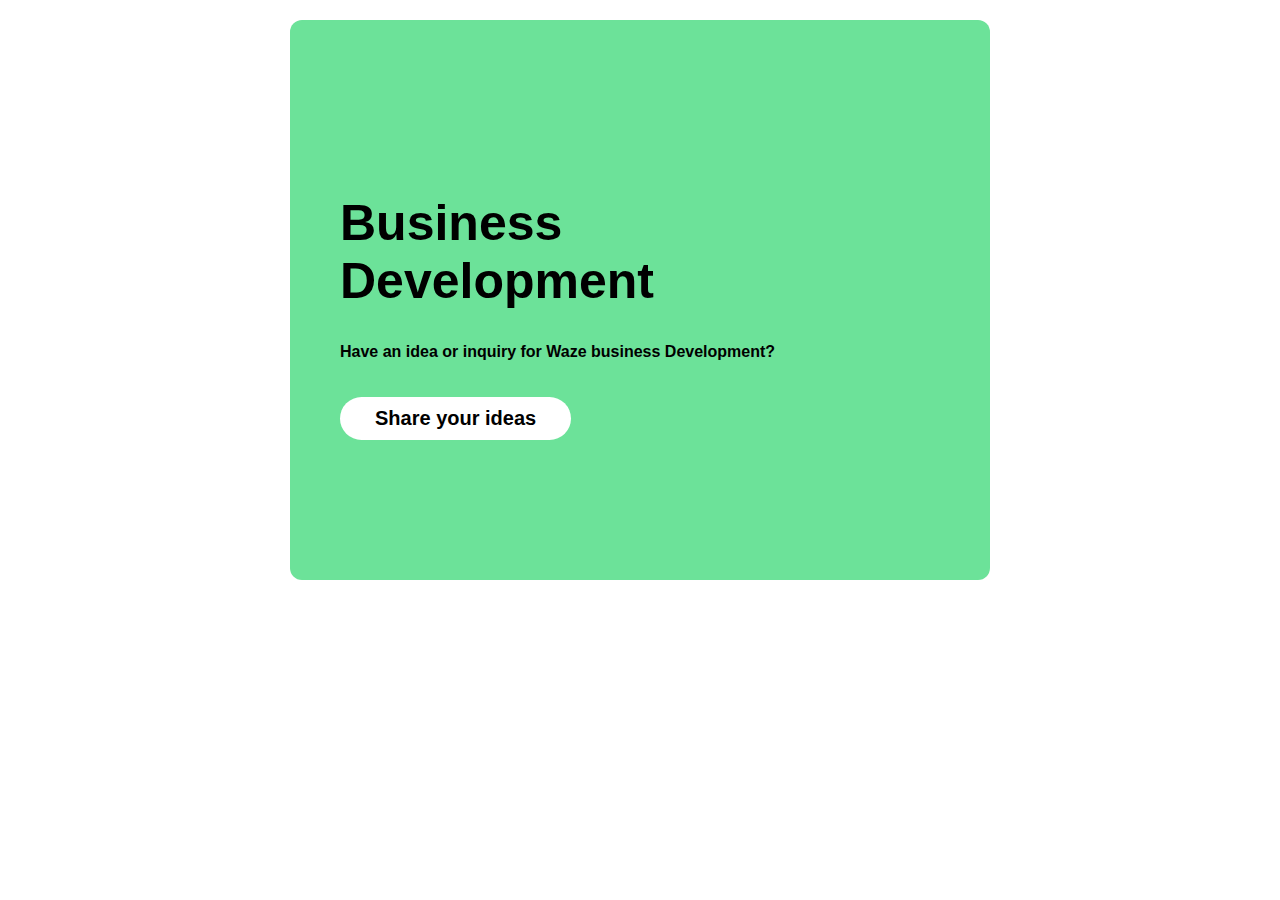
<file: How-to-CSS-BOOTCAMP/Assinments 1 -/Task-1/index.html>
<!----------------------Business Development-------------->
<!DOCTYPE html>
<html lang="en">
<head>
    <meta charset="UTF-8">
    <meta name="viewport" content="width=device-width, initial-scale=1.0">
    <title>First</title>
    <link rel="stylesheet" href="style.css">
</head>
<body>
    <div class="first center">
        <h1>Business<br>Development</h1>
        <p>Have an idea or inquiry for Waze business Development?</p>
        <button class="btn">Share your ideas</button>
    </div>
    
</body>
</html>
</file>
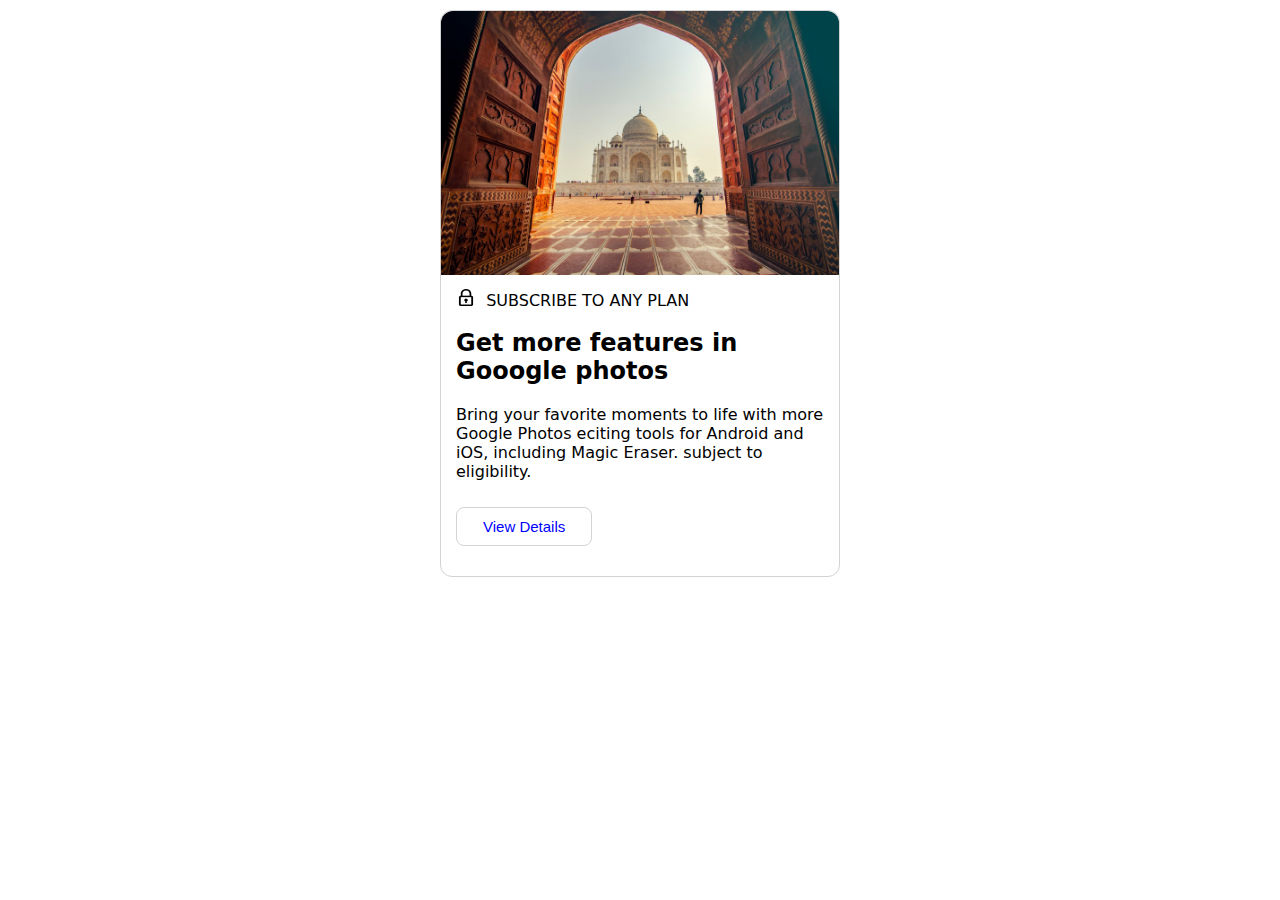
<file: How-to-CSS-BOOTCAMP/Assinments 1 -/Task-3/index.html>
<!DOCTYPE html>
<html lang="en">
<head>
    <meta charset="UTF-8">
    <meta name="viewport" content="width=device-width, initial-scale=1.0">
    <title>Document</title>
    <link rel="stylesheet" href="style.css">
</head>
<body>
    <div class="main">
        <img class="img" src="img.jpg" alt="">  
        <img class="lock-img" src="lock2.png" height="17px" width="20px">&nbsp;&nbsp;SUBSCRIBE TO ANY PLAN</img> 

        <div class="last-text">
            <h2>Get more features in Gooogle photos</h2>
            <p>Bring your favorite moments to life with more Google Photos eciting tools for Android and iOS, including Magic Eraser. subject to eligibility.</p>
            <button class="btn">View Details</button>
        </div>  
    </div> 
</body>
</html>
</file>
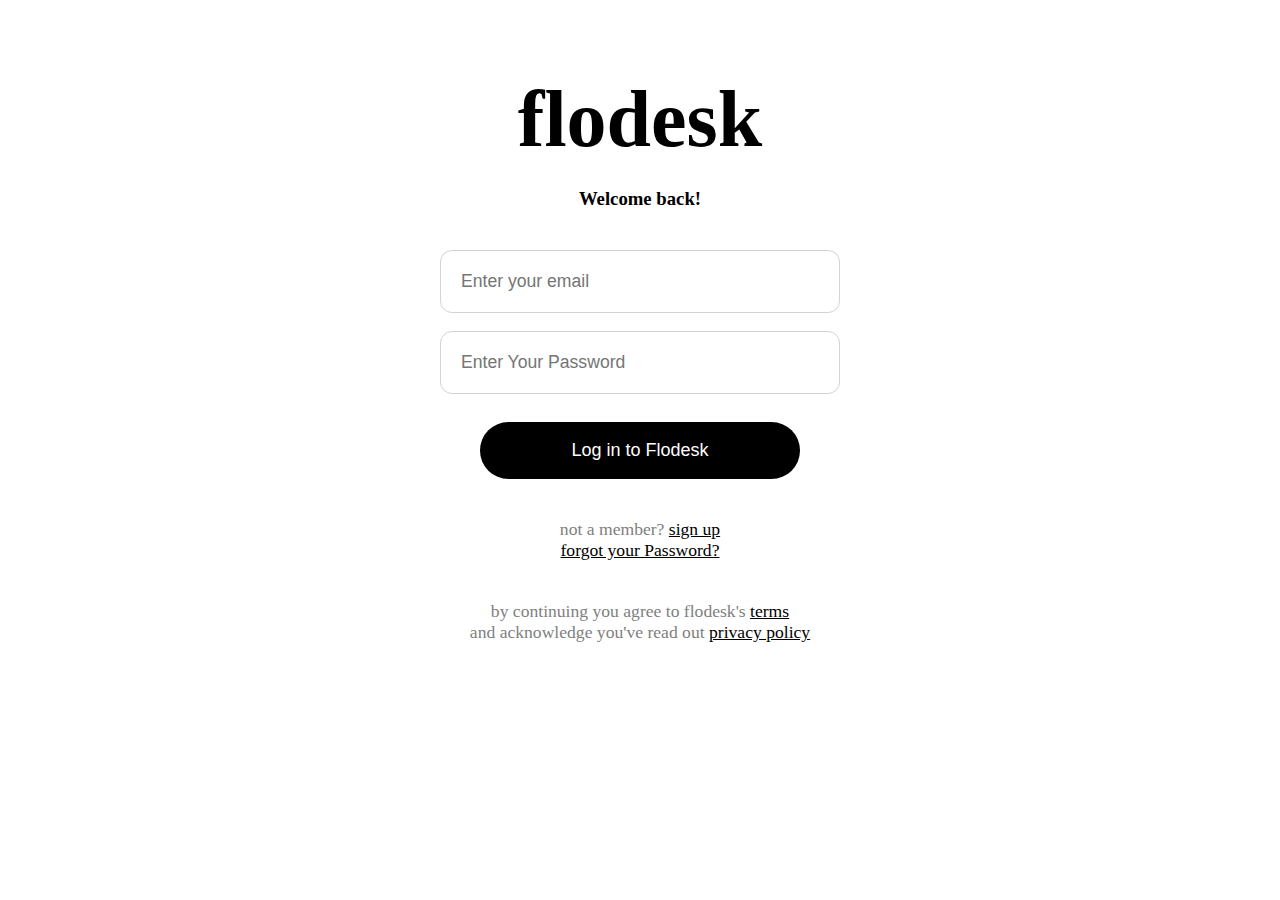
<file: How-to-CSS-BOOTCAMP/Assinments 1 -/Task-4/index.html>
<!DOCTYPE html>
<html lang="en">
<head>
    <meta charset="UTF-8">
    <meta name="viewport" content="width=device-width, initial-scale=1.0">
    <title>Document</title>
    <link rel="stylesheet" href="style.css">

</head>
<body>
        <div class="login">
            <h1>flodesk</h1>
            <h3>Welcome back!</h3>
            <input type="text" class="input" placeholder="Enter your email"><br><br>
            <input type="text" class="input" placeholder="Enter Your Password"><br><br>
            <div class="button ">
                <button class="btn">Log in to Flodesk</button>
            </div>
            <div class="after-btn"> 
                <p class="sign-up">not a member? <span>sign up</span><br>
                <span>forgot your Password?</span></p>
            </div>
            <div class="terms">
                <text>by continuing you agree to flodesk's <span>terms </span> <br>and acknowledge you've read out <span>privacy policy</span></text>
            </div>
        </div>
</body>
</html>
</file>
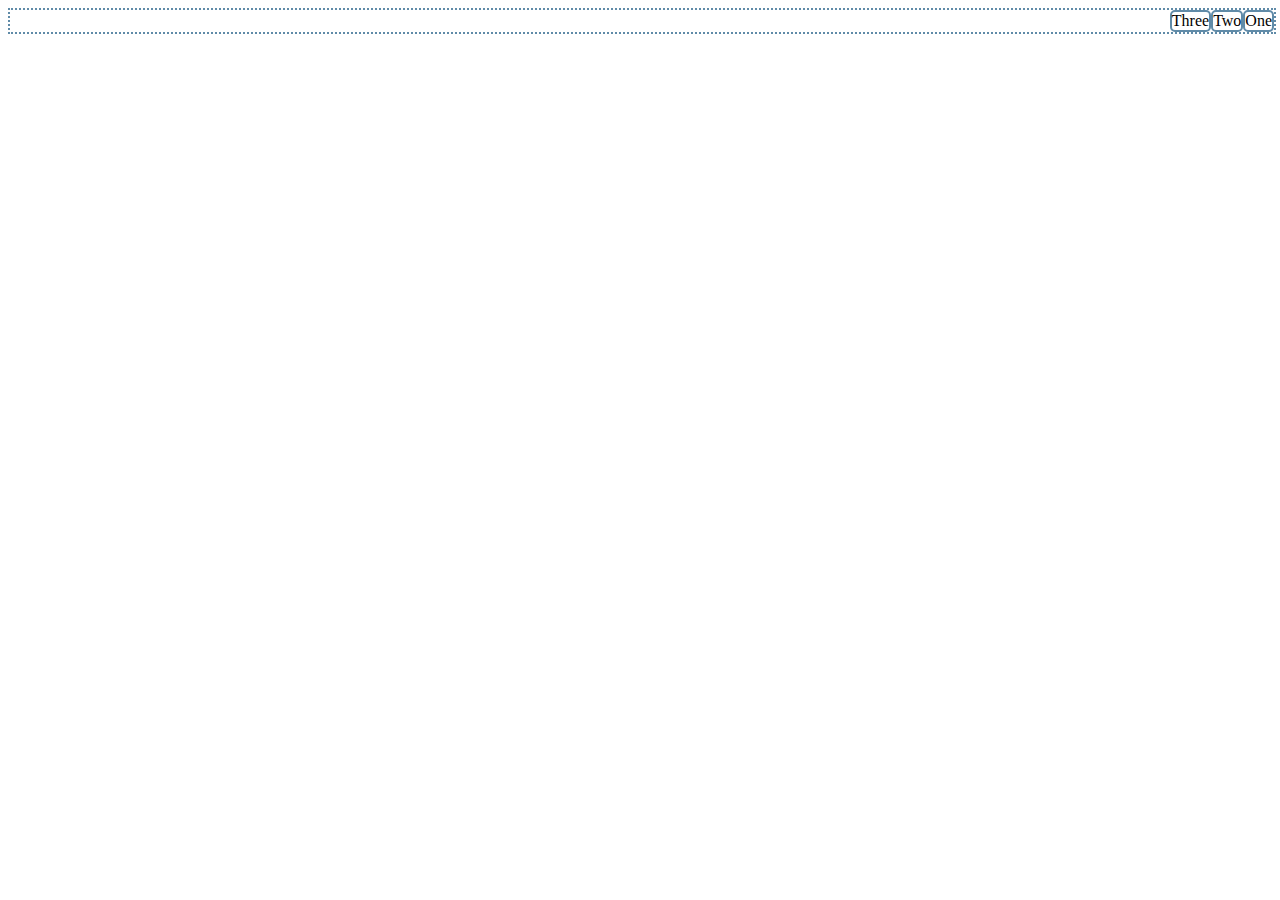
<file: Introduction to Flexbox/Home.html>
<html>
    <head>
        <title>Dummy code for exercise</title>
        <link rel="stylesheet" href="./style.css"/>
    </head>
    <body>
        <div class="box">
            <div class="one">One</div>
            <div class="two">Two</div>
            <div class="three">Three</div>
        </div>
    </body>
</html>
</file>
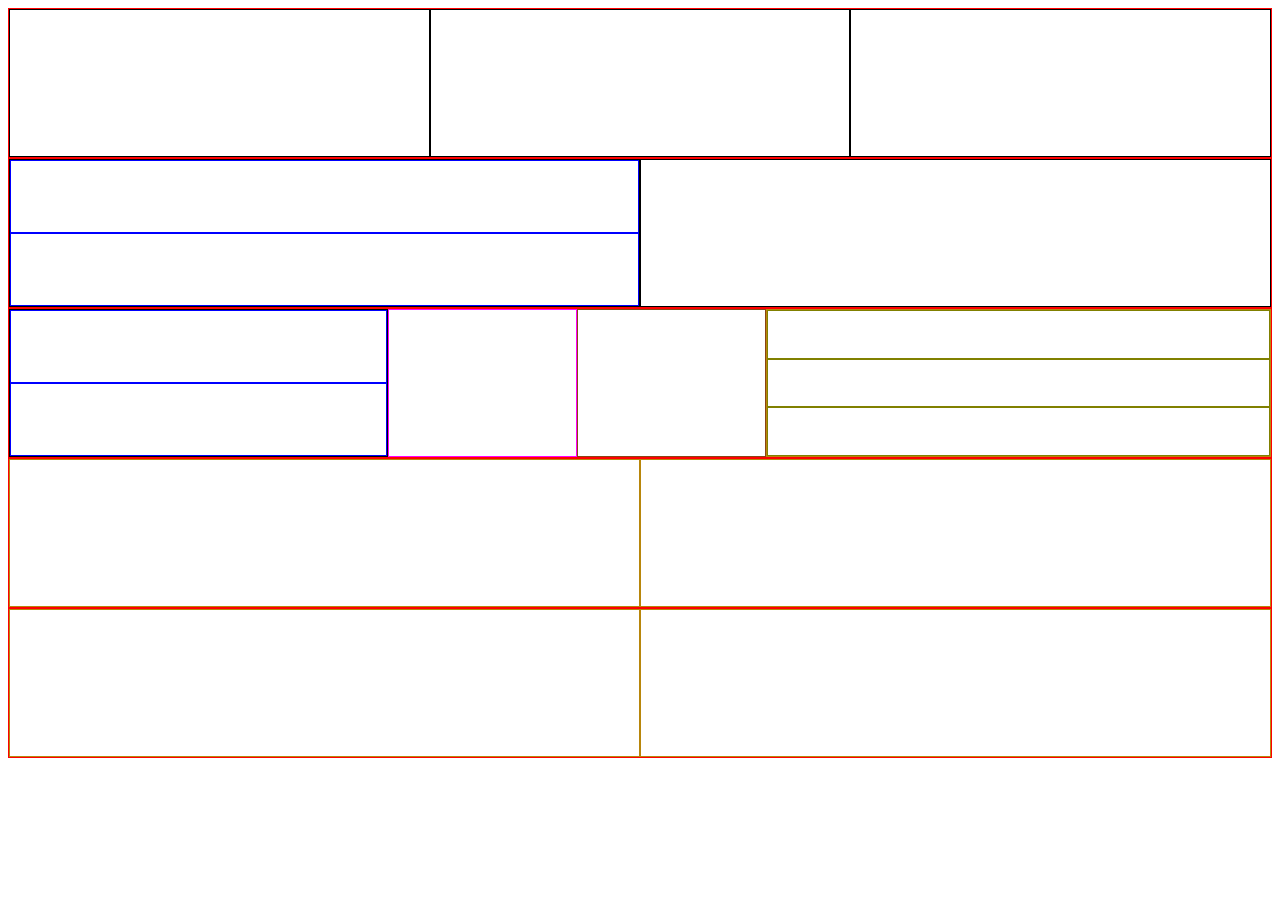
<file: Structuring a Web Page Using inlineblock/Home.html>
<html>
    <head>
        <title>Dummy code for exercise</title>
        <link rel="stylesheet" href="./style.css"/>
    </head>
    <body>
        <div class="row">
            <div class="col">
            <h1>My Name is Lalit Mahendra patil</h1> 
            </div>

            <div class="col">
                <h2>I am Engineering Student</h2>
            </div>

            <div class="col">
                <h2>Final Year is ongoing...!</h2> 
            </div>
        </div>

        <div class="row">
            <div class="col2">
                <div class="row2"></div>
                <div class="row2"></div>
            </div>
            <div class="col2"></div>
        </div>

        <div class="row">
            <div class="col3">
                <div class="row3"></div>
                <div class="row3"></div>
            </div>
            <div class="col4"></div>
            <div class="col5"></div>

            <div Class="col6">
                <div class="row6"></div>
                <div class="row6"></div>
                <div class="row6"></div>
            </div>
        </div> 

        <div class="row">
            <div class="col7">

            </div>

            <div class="col7">
            </div>

        </div>

        <div class="row">
            <div class="col7">
            </div>

            <div class="col7">
            </div>
        </div>
    </body>
</html>
</file>
<file: How-to-CSS-BOOTCAMP/Assignment 3/style.css>
body{
    font-family: Circular, -apple-system, BlinkMacSystemFont, Roboto, Helvetica Neue, sans-serif;
    margin: 0;
    padding: 0;
}

.navbar{
    position: relative;
    background-color: white; 
  /*  border: 1px solid red;*/
    display: flex;
    flex-wrap: wrap;
    position: fixed;
    top: 0px;

}

.airbnb-logo{
    position: absolute;
    top: 20px;
    left: 80px;
    color: #ff385c;
}

.nav-links{
    width: 340px;
    margin: 14px 578px;
    border: 1px solid lightgray;
    border-radius: 30px;
    background-color: #ffffff;
    /* height: 42px; */
    list-style: none;
    display: flex;
    justify-content: space-between;
    padding: 8px;
    padding-top: 2px;
    padding-bottom: 18px;
    height: 24px;
    align-items: center;
    box-shadow: rgba(60, 64, 67, 0.3) 0px 1px 2px 0px, rgba(60, 64, 67, 0.15) 0px 1px 3px 1px;
    flex-wrap: wrap;
}

a{
    text-decoration: none;
    margin: 0  10px;
    color: black;
    font-weight: 400;
}

 .icon{
    background-color: #ff385c;
    padding: 6px;
    border-radius: 50%;
    color: #ffffff;
}

.vertical-line {
    border: none;
    border-left: 2px solid lightgray;
    height: 20px;
    margin-left: 0;
    margin-right: 0;
    padding: 0;
}
/*--------------------------*/
.nav-login{
    position: absolute;
    top:20px;
    right: 0;
    width: 370px;
    height: 40px;
  /*  border:1px solid #ff385c;*/
    display: flex;
    flex-wrap: wrap;
    
}

.co-1{
    width: 140px;
    padding: 10px;
    border: none;
    text-align: center;
    background-color: rgb(255, 255, 255);
    border-radius: 22px;
   
}
.co-2{
    width: 20px;
    border: none;
    background-color: rgb(255, 255, 255);
    padding: 10px;
    border-radius: 22px;
      
}

.co-3{
    position: relative;
    width: 90px;
    border: 1px solid lightgray;
    border-radius: 22px;
    background-color: white;
    box-shadow: rgba(60, 64, 67, 0.3) 0px 1px 2px 0px, rgba(60, 64, 67, 0.15) 0px 1px 3px 1px;
}

.user{
   
    position: absolute;
    top: 0;
    right: 8px;
    background-color: #ffffff;
    border-radius: 50%;
    width: 30px;
    padding: 2px;
}

.dash{
    position: absolute;
    top: 0;
    left: 8px;
    background-color: #ffffff;
    border-radius: 50%;
    width: 30px;
    padding: 10px;
}

.horizontal-line{
    border: none;
    background-color: lightgray;
    height: 1px;
    position:sticky;
    top: 85px;  
}
/*-------------------------nav end-----------*/
.main-box{
    width: 90%;
    margin: 0px auto;
    background-color: white; 
    border: 1px solid lightgray;
    border-left: none;
    border-right: none;
    border-bottom: none;
    height: 65px; 
    display: flex;
    gap:40px;
    align-items: center;
    position: sticky;
    top: 73px;
    padding: 10px;
}

.box{
    display: block;
    width:40px;
    height: 55px;
    padding: 0px;
  /*  border: 1px solid lightgray;*/ 
}


.box-img{
    width:25px;
    height: 25px;
    margin-left: 5px;
}

h6{
    margin-top: 2px;
    margin-left: 2px;
    text-align: center;
}

/*--------------------------------*/
.right-arrow{
   
    border: 1px solid lightgray;
    display:flex;
    border-radius: 50%;
  /* width: 45px;*/
    /* height: 35px; */
    padding: 10px;
    align-items: center;
    justify-content: center ;
    margin-left: -10px;
}




.filters-box{
   
    border: 1px solid lightgray;
    display:flex;
    border-radius: 10px;
    width: 88px;
    height: 45px;
    align-items: center;
    justify-content: center ;
    margin-left: -20px;
}

.filter-img{
    
    align-items: center;
    
}
/*-----------------*/
.right-box{
   
    border: 1px solid lightgray;
    display:flex;
    border-radius: 10px;
    width: 250px;
    height: 45px;
    align-items: center;
    justify-content: center ;
    margin-left: -20px;

}

.filter-img{
    
    align-items: center;
    
}

.switch{
    
    width: 35px;
    border: none;
    background-color: rgb(158, 157, 157);
    height: 25px;
    border-radius: 12px;
    margin-left: 6px;
}

.btnc{
    background-color: #ffffff;
    border: none;
    border-radius: 50%;
    width: 20px;
    height: 20px;
    color: #ffffff;
    margin-left: -5px;
}
/*----------------------------- Box Item -------------------------------*/

.box-item-main{
    display: flex;
    width: 90%;
  /* border: 1px solid red;*/
    margin-left: 80px;
    justify-content: space-between;
    flex-wrap: wrap;
    margin-top: 80px;
    

}

.box-item{
 
    width: 330px;
  /*  border: 1px solid lightgray;*/
    border-radius: 12px;  
    margin-bottom: 30px; 
    /* position: relative; */
    /* top: 180px; */
}

.box-image{
    width: 100%;
    border-radius: 16px;
    height: 300px;
    
}
/*--------------------------*/
/* .heart{
    position: absolute;
    top: 8px;
    right: 8px;
    color: #ffffff;
    
}

.guest-fav{
    position: absolute;
    top: 8px;
    left: 8px;
    background-color: #ffffff;
    padding: 5px 8px;
    border-radius: 12px;
    font-weight: 400px;
} */

/*-------------------------------------*/
.box-header-start{
    display: flex;
    justify-content: space-between;
    padding: 1px;
    margin-top: -12px;
    
}

.rating{
    display: flex;
    align-items: center;
    gap: 3px;
    
}

.box-header{
    font-weight: 600;
}

.box-line-2{
    margin-top: -25px;
    font-size: 14px;   
}
.box-line-3{
    margin-top: -8px;
    font-size: 14px;   
}

.price-box{
    display: flex;
    gap: 5px;
    margin-bottom: 10px;
}

.price{
    font-weight: 600;
}


/*-----------------------------footer---------------------*/

.footer-box{
    width: 100%;
    margin: 0px auto;
   background-color: whitesmoke;
    height: 775px;
    font-size: 15px;
    flex-wrap: wrap;
}

.footer-box-1{
    width: 90%;
    margin: 0px auto;
   /* background-color: lightgray;*/
    height: 450px;
}

.first-header{
   
    width: 100%;
    padding-top: 15px;
    padding-bottom: 0px;

}

.footer-items{
    width: 100%;
    display: flex;
    gap: 18px;
    font-size: 16px;
    font-weight: 500;
    padding-top: 10px;
    padding-bottom: 10px;
}

.types-tabal{
    width: 100%;
   
    display: flex;
    flex-wrap: wrap;
    gap:25px
}

.type{
    width: 250px;
  /*  border: 1px solid greenyellow;*/
}

.sub{
    margin-top: -18px;
}

/*-----------*/

.footer-box-2{
    width: 90%;
    /* border: 1px solid red; */
    display: flex;    
    /* gap: 100px; */
    margin-left: 80px;
    height: 250px;
    gap: 300px;
    font-size: 16px;
}

.col-3{
    list-style:none;
    
}

li{
    padding-left: 0;
    padding-top: 5px ;
    padding-bottom: 5px;
}

 .author{
   
   display: flex;
    
} 

.horizontal-line-last{
    border: none;
    background-color: lightgray;
    height: 1px;
 }

 .last-line-footer{
    
    display: flex;
    width: 90%;
    margin: 0 auto;
    justify-content: space-between;
 }
</file>
<file: How-to-CSS-BOOTCAMP/Assinments 1 -/Task-1/style.css>
/*---------------------Business Development-------------*/
.first{
    width:600px;
    background-color: #6ce299;
    margin: 20px auto;
    padding: 140px 50px;
    font-family:'Trebuchet MS', 'Lucida Sans Unicode', 'Lucida Grande', 'Lucida Sans', Arial, sans-serif;
    border-radius: 12px;
} 

h1{
    font-weight: 1500;
    font-size: 50px;
}

p{
    font-weight: bold;
}

.btn{
    background-color: white;
    color: black;
    border: none;
    padding: 10px 35px;
    border-radius: 30px;
    font-weight: bolder;
    margin-top: 20px;
    font-size: 20px;
}
</file>
<file: How-to-CSS-BOOTCAMP/Assinments 1 -/Task-3/style.css>
.main{
    width: 400px;
    border: 1px solid lightgray;
    margin: 10px auto;
    border-radius: 12px;
    box-sizing: border-box;
    font-family:system-ui, -apple-system, BlinkMacSystemFont, 'Segoe UI', Roboto, Oxygen, Ubuntu, Cantarell, 'Open Sans', 'Helvetica Neue', sans-serif;
    font-weight: normal;
}

.img{
    width: 100%;
    border-top-left-radius: 12px;
    border-top-right-radius: 12px;
}

.lock-img{
    padding-top: 10px;
    padding-left: 15px;
   /* border: 1px solid red;*/
}

.last-text{
    padding: 0px 15px;
    padding-bottom: 20px;
}

.btn{
    border: 1px solid lightgray;
    background-color: white;
    padding: 10px 26px;
    border-radius: 8px;
    color: blue;
    font-weight: 500;
    font-size: 15px;
    margin: 10px;
    margin-left: 0px; 
}
</file>
<file: How-to-CSS-BOOTCAMP/Assinments 1 -/Task-4/style.css>
.login{
    margin: 10px auto;
    width:400px;
    padding: 10px 10px;
}

h1{
    text-align: center;
    font-size: 80px;
}

h3{
    text-align: center;
    margin-top: -30px;
    margin-bottom: 40px;
}

.input{
    width: 100%;
    box-sizing: border-box;
    border: 1px solid lightgrey;
    border-radius: 12px;
    padding: 20px;
    font-size: 110%;
}

.btn{
    width: 80%;
    padding: 18px;
    box-sizing: border-box;
    border-radius: 35px;
    background-color: black;
    border: none;
    color: white;
    font-size: large;  
}

.button{
    margin-top: 10px;
    width: 100%;
    box-sizing: border-box;
    text-align: center;
}

.after-btn{
    text-align: center;
    margin-top: 40px;
    margin-bottom: 20px;
   
    font-size: 110%;
}

span{
    text-decoration: underline;
    text-align: center;
    color: black;
}

.terms{
    margin: 40px auto;
    width: 100%;
    text-align: center;
    }

text{
    color: gray;
    font-size: 110%;
}

.sign-up{
    color:gray;
}
</file>
<file: Introduction to Flexbox/style.css>
.box {
    border: dotted 2px rgb(96, 139, 168);
    width: 100%;
    display: flex;
    flex-direction: row-reverse;
}
.box > div {
    border: solid 2px rgb(96, 139, 168);
    border-radius: 5px;
    display: inline;
    
}
</file>
<file: Structuring a Web Page Using inlineblock/style.css>
*{
    box-sizing: border-box;
}
h1 {
    font-size: 20%;
    font: 1em sans-serif;
    color: #000;
}

.row {
    border: solid 1px red;
    height: 150px;
    font-size: 0px;
    }

.col {
    border: solid 1px black;
    display: inline-block;
    height: 100%;
    width: 33.33%;
    }

.col2 {
    border: solid 1px black;
    display: inline-block;
    height: 100%;
    width: 50%;
    }
.row2 {
       border: solid 1px blue;
       height: 50%;
}

.col3 {
    border: solid 1px black;
    display: inline-block;
    height: 100%;
    width: 30%;
    }
.row3 {
        border: solid 1px blue;
        height: 50%;
     }
 
.col4 {
    border: solid 1px fuchsia;
    display: inline-block;
    height: 100%;
    width: 15%;
    }

.col5 {
    border: solid 1px saddlebrown;
    display: inline-block;
    height: 100%;
    width: 15%;
    }    
    
.col6 {
    border: solid 1px darkgoldenrod;
    display: inline-block;
    height: 100%;
    width: 40%;

    }
.row6 {
       border: solid 1px olive;
       height: 33.33%;
    }

.col7 {
    border: solid 1px darkgoldenrod;
    display: inline-block;
    height: 100%;
    width: 50%;
}
</file>
